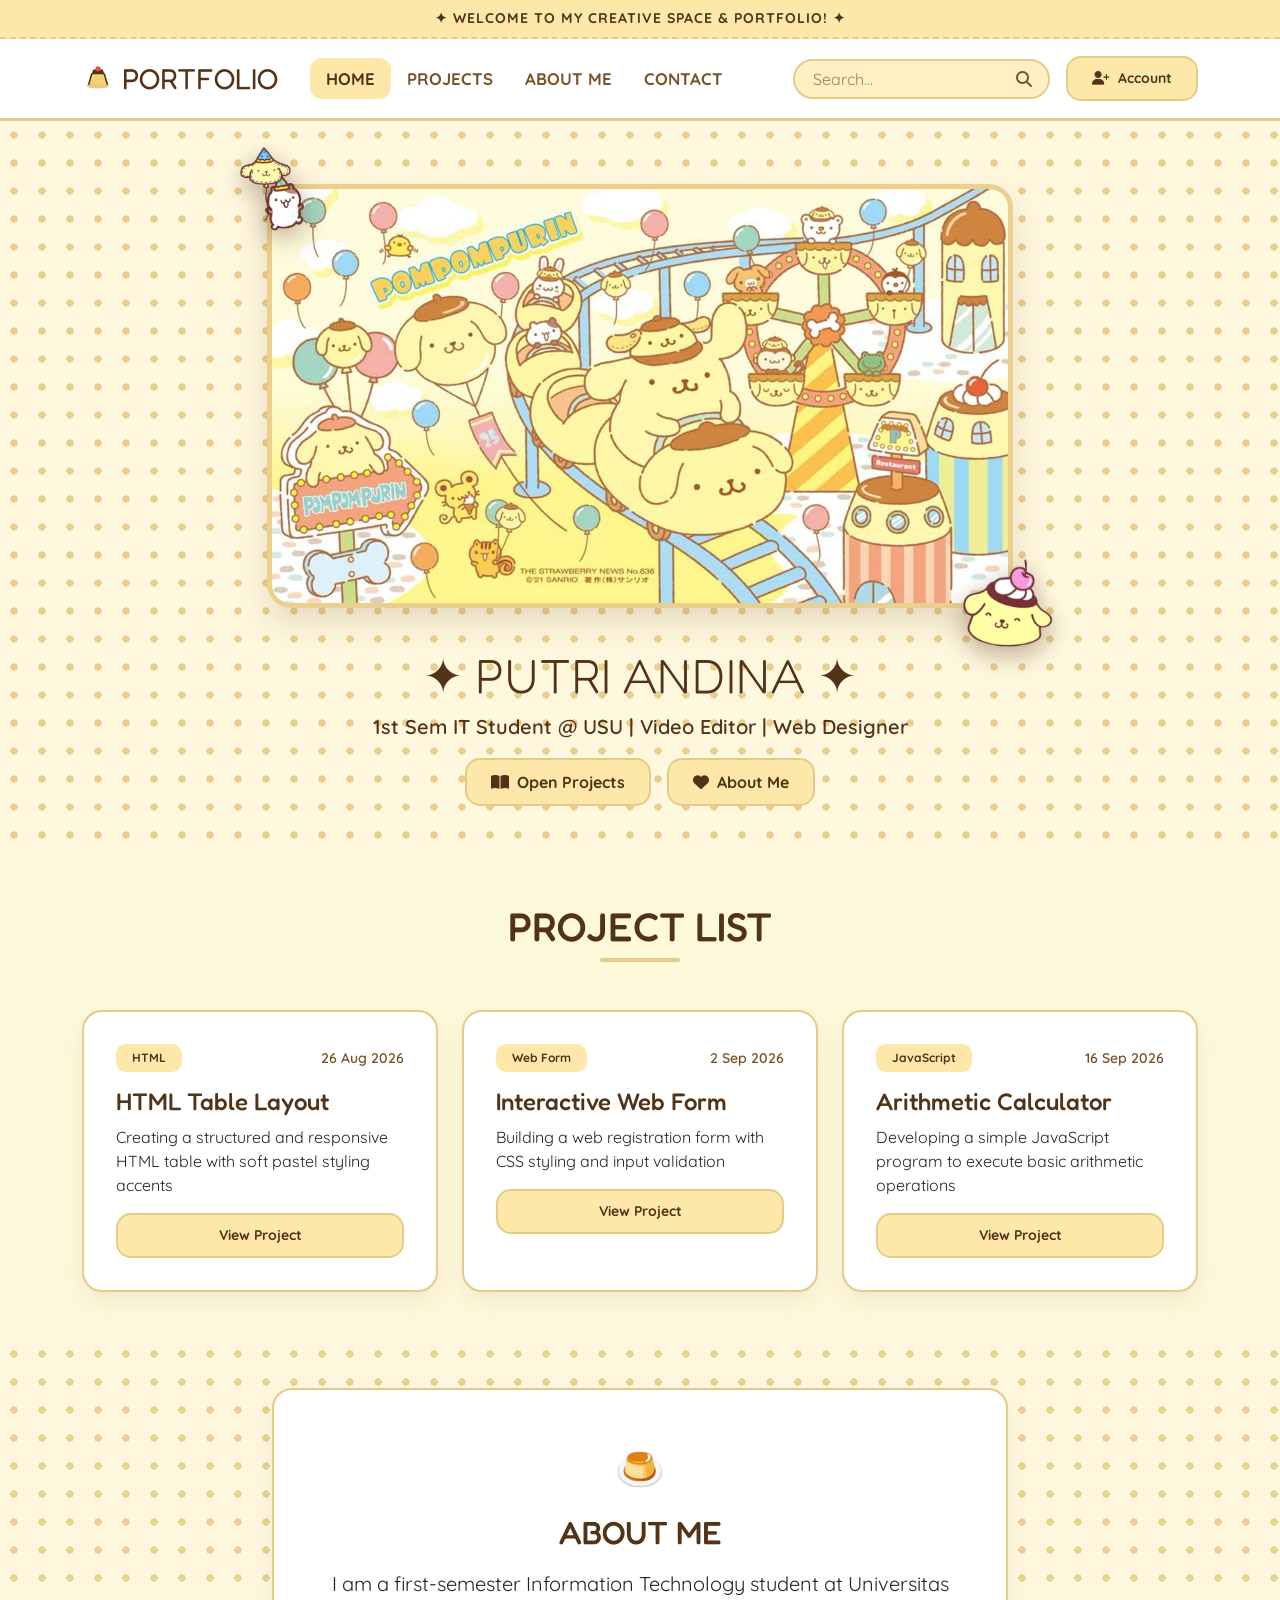
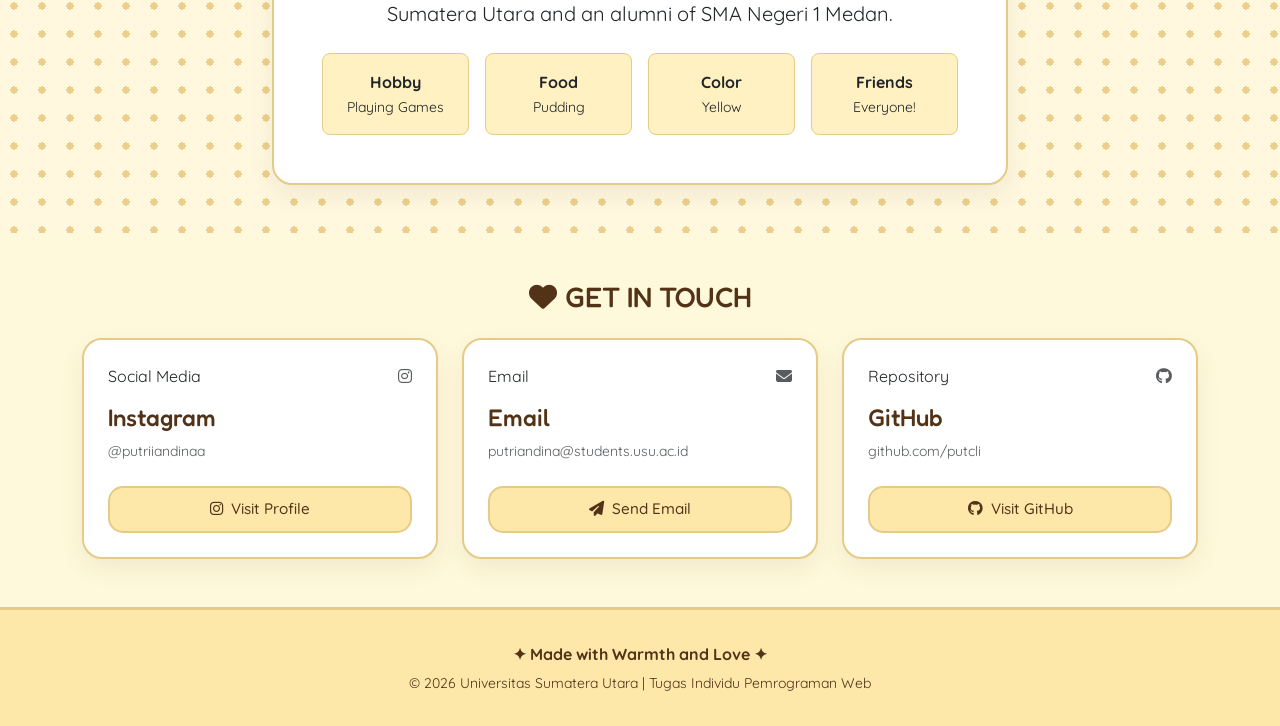
<file: index.html>
<!DOCTYPE html>
<html lang="en">
<head>
    <meta charset="UTF-8">
    <meta name="viewport" content="width=device-width, initial-scale=1.0">
    <title>Portfolio Putri Andina</title>

    <link href="https://cdn.jsdelivr.net/npm/bootstrap@5.3.2/dist/css/bootstrap.min.css" rel="stylesheet">
    <link rel="preconnect" href="https://fonts.googleapis.com">
    <link rel="preconnect" href="https://fonts.gstatic.com" crossorigin>
    <link href="https://fonts.googleapis.com/css2?family=Fredoka:wght@400;600;700&family=Quicksand:wght@500;600;700&display=swap" rel="stylesheet">
    <link rel="stylesheet" href="https://cdnjs.cloudflare.com/ajax/libs/font-awesome/6.4.0/css/all.min.css">

    <style>
        :root {
            --bg-cream-light: #fff9db;
            --bg-cream-main: #ffffff;
            --bg-pastel-yellow: #fde8a9;
            --bg-accent-gold: #f7d274;
            --text-brown-dark: #523318;
            --text-brown-soft: #7a5229;
            --border-soft-gold: #e5cb87;
            --card-shadow: 0 10px 25px rgba(82, 51, 24, 0.08);
        }

        html, body {
            overflow-x: hidden;
            width: 100%;
            font-family: 'Quicksand', sans-serif;
            background-color: var(--bg-cream-light);
            color: var(--text-brown-dark);
        }

        h1, h2, h3, h4, h5, h6, .brand-font {
            font-family: 'Fredoka', cursive;
            color: var(--text-brown-dark);
        }

        .polkadot-bg {
            background-color: #fff8df;
            background-image: radial-gradient(#ebd08d 18%, transparent 18%);
            background-size: 28px 28px;
            background-position: 0 0, 14px 14px;
        }

        .top-banner {
            background-color: var(--bg-pastel-yellow);
            color: var(--text-brown-dark);
            font-size: 0.88rem;
            font-weight: 700;
            letter-spacing: 1px;
            border-bottom: 2px dashed var(--border-soft-gold);
        }

        .navbar-custom {
            background-color: var(--bg-cream-main);
            border-bottom: 3px solid var(--border-soft-gold);
            padding: 0.8rem 1rem;
        }

        .navbar-brand {
            font-size: 1.8rem;
            color: var(--text-brown-dark) !important;
            display: flex;
            align-items: center;
            gap: 8px;
        }

        .nav-link {
            color: var(--text-brown-soft) !important;
            font-weight: 700;
            font-size: 1.05rem;
            padding: 8px 16px !important;
            border-radius: 12px;
            transition: all 0.25s ease;
        }

        .nav-link:hover, .nav-link.active {
            color: var(--text-brown-dark) !important;
            background-color: var(--bg-pastel-yellow);
        }

        .search-box-custom {
            background-color: #fff1c1 !important;
            border: 2px solid var(--border-soft-gold) !important;
            color: var(--text-brown-dark) !important;
            border-radius: 25px;
            padding-left: 18px;
            padding-right: 40px;
        }

        .search-box-custom::placeholder {
            color: #a37c54;
        }

        .search-box-custom:focus {
            background-color: #ffedb3 !important;
            box-shadow: 0 0 0 0.25rem rgba(229, 203, 135, 0.5) !important;
        }

        .search-wrapper {
            position: relative;
        }

        .search-icon-btn {
            position: absolute;
            right: 12px;
            top: 50%;
            transform: translateY(-50%);
            border: none;
            background: transparent;
            color: var(--text-brown-soft);
        }

        .hero-section {
            padding: 3rem 1rem;
            text-align: center;
        }

        .photo-center-container {
            display: flex;
            justify-content: center;
            align-items: center;
            width: 100%;
            margin: 0 auto;
            padding: 15px 0;
        }

        .photo-floating-wrapper {
            position: relative;
            display: inline-block;
            margin: 0 auto;
            max-width: 90%;
        }

        .hero-img-main {
            width: 100%;
            max-width: 850px;
            height: auto;
            border-radius: 24px;
            border: 5px solid #ebd08d;
            box-shadow: 0 15px 35px rgba(82, 51, 24, 0.15);
            background-color: var(--bg-cream-main);
            display: block;
        }

        .floating-obj {
            position: absolute;
            z-index: 12;
            pointer-events: auto; 
            width: 90px;
            height: auto;
            filter: drop-shadow(0px 8px 12px rgba(82, 51, 24, 0.2));
            transition: transform 0.3s ease;
        }

        .floating-obj:hover {
            transform: scale(1.15) !important;
        }

        .obj-top-left {
            top: -20px;
            left: -20px;
            animation: floatAnimation1 3.2s ease-in-out infinite;
        }

        .obj-bottom-right {
            bottom: -20px;
            right: -20px;
            animation: floatAnimation2 3.8s ease-in-out infinite;
        }

        @keyframes floatAnimation1 {
            0% {
                transform: translateY(0px) rotate(0deg);
            }
            50% {
                transform: translateY(-16px) rotate(-10deg);
            }
            100% {
                transform: translateY(0px) rotate(0deg);
            }
        }

        @keyframes floatAnimation2 {
            0% {
                transform: translateY(0px) rotate(0deg);
            }
            50% {
                transform: translateY(-14px) rotate(10deg);
            }
            100% {
                transform: translateY(0px) rotate(0deg);
            }
        }

        .pastel-card {
            background-color: var(--bg-cream-main) !important;
            border: 2px solid var(--border-soft-gold) !important;
            border-radius: 20px !important;
            box-shadow: var(--card-shadow);
            transition: all 0.3s ease;
        }

        .pastel-card:hover {
            transform: translateY(-5px);
            box-shadow: 0 15px 30px rgba(82, 51, 24, 0.12);
        }

        .pastel-btn {
            background-color: var(--bg-pastel-yellow);
            color: var(--text-brown-dark);
            font-weight: 700;
            border: 2px solid var(--border-soft-gold);
            border-radius: 15px;
            padding: 10px 24px;
            transition: all 0.25s ease;
        }

        .pastel-btn:hover {
            background-color: var(--bg-accent-gold);
            color: var(--text-brown-dark);
            transform: scale(1.03);
        }

        .form-control-pastel {
            background-color: #fff1c1 !important;
            border: 2px solid var(--border-soft-gold) !important;
            color: var(--text-brown-dark) !important;
            border-radius: 12px;
        }

        .form-control-pastel:focus {
            background-color: #ffedb3 !important;
            box-shadow: 0 0 0 0.25rem rgba(229, 203, 135, 0.4) !important;
        }

        .footer-custom {
            background-color: var(--bg-pastel-yellow);
            border-top: 3px solid var(--border-soft-gold);
            color: var(--text-brown-dark);
            padding: 2rem 0;
        }

        @media (max-width: 576px) {
            .floating-obj {
                width: 60px;
            }
            .obj-top-left {
                top: -15px;
                left: -15px;
            }
            .obj-bottom-right {
                bottom: -15px;
                right: -15px;
            }
            .navbar-brand {
                font-size: 1.4rem;
            }
            .hero-img-main {
                border-width: 3px;
            }
        }
    </style>
</head>
<body>

    <div class="top-banner text-center py-2 px-3">
        ✦ WELCOME TO MY CREATIVE SPACE & PORTFOLIO! ✦
    </div>

    <nav class="navbar navbar-expand-lg navbar-custom sticky-top">
        <div class="container">
            <a class="navbar-brand brand-font" href="#">
                <svg width="32" height="32" viewBox="0 0 100 100" fill="none">
                    <path d="M20 70 L30 35 C32 30, 68 30, 70 35 L80 70 Z" fill="#f7d274" stroke="#523318" stroke-width="5"/>
                    <path d="M30 35 L70 35 L65 20 L35 20 Z" fill="#523318"/>
                    <circle cx="50" cy="18" r="8" fill="#e74c3c"/>
                    <ellipse cx="50" cy="72" rx="35" ry="8" fill="#e5cb87"/>
                </svg>
                PORTFOLIO
            </a>
            
            <button class="navbar-toggler border-0" type="button" data-bs-toggle="collapse" data-bs-target="#navbarContent" style="background-color: var(--bg-pastel-yellow);">
                <span class="navbar-toggler-icon"></span>
            </button>

<div class="collapse navbar-collapse mt-2 mt-lg-0" id="navbarContent">
    <ul class="navbar-nav me-auto mb-2 mb-lg-0 ms-lg-3">
        <li class="nav-item">
            <a class="nav-link nav-link-custom active" href="#home">HOME</a>
        </li>
        <li class="nav-item">
            <a class="nav-link nav-link-custom" href="#projects">PROJECTS</a>
        </li>
        <li class="nav-item">
            <a class="nav-link nav-link-custom" href="#aboutme">ABOUT ME</a> 
        </li>
        <li class="nav-item">
            <a class="nav-link nav-link-custom" href="#contact">CONTACT</a>
        </li>
    </ul>
</div> 

                <div class="search-wrapper d-flex align-items-center me-3 my-2 my-lg-0">
                    <input type="text" class="form-control search-box-custom" placeholder="Search..." aria-label="Search">
                    <button class="search-icon-btn" type="button">
                        <i class="fas fa-search"></i>
                    </button>
                </div>

                <div class="d-flex gap-2">
                    <button class="btn btn-sm pastel-btn"><i class="fas fa-user-plus me-1"></i> Account</button>
                </div>
            </div>
        </div>
    </nav>

    <section id="home" class="polkadot-bg hero-section">
        <div class="container">

            <div class="photo-center-container">
                <div class="photo-floating-wrapper">

                    <div class="floating-obj obj-top-left">
                       <img src="gambar/muffin.png" class="floating-obj obj-top-left" alt="Objek Kiri">
                        </svg>
                    </div>

                    <img src="gambar/Korilakkuma.jpeg" onerror="this.src='https://placehold.co/600x400/fde8a9/523318?text=Pompompurin+Amusement+Park'" class="hero-img-main" alt="Pompompurin Playground">

                    <div class="floating-obj obj-bottom-right">
                        <svg viewBox="0 0 100 100" width="100%" height="100%">
                            <img src="gambar/puding.png" class="floating-obj obj-bottom-right" alt="Objek Kanan">
                        </svg>
                    </div>

                </div>
            </div>

            <div class="mt-4">
                <h1 class="brand-font display-5 mb-2">✦ PUTRI ANDINA ✦</h1>
                <p class="lead mx-auto text-brown-soft" style="max-width: 650px; font-weight: 600;">
                   1st Sem IT Student @ USU | Video Editor | Web Designer
                </p>
                <div class="d-flex justify-content-center gap-3 mt-3">
                    <a href="#projects" class="btn pastel-btn"><i class="fas fa-book-open me-2"></i>Open Projects</a>
                    <a href="#aboutme" class="btn pastel-btn"><i class="fas fa-heart me-2"></i>About Me</a>
                </div>
            </div>

        </div>
    </section>

    <section id="projects" class="py-5" style="background-color: var(--bg-cream-light);">
        <div class="container">
            <div class="text-center mb-5">
                <h2 class="brand-font fs-1">PROJECT LIST</h2>
                <div class="mx-auto" style="width: 80px; height: 4px; background-color: var(--border-soft-gold); border-radius: 2px;"></div>
            </div>

            <div class="row g-4">
                <div class="col-md-4">
                    <div class="card pastel-card h-100 p-3">
                        <div class="card-body">
                            <div class="d-flex justify-content-between align-items-center mb-3">
                                <span class="badge px-3 py-2" style="background-color: var(--bg-pastel-yellow); color: var(--text-brown-dark); border-radius: 10px; font-weight: 700;">HTML</span>
                                <small style="color: var(--text-brown-soft); font-weight: 600;">26 Aug 2026</small>
                            </div>
                            <h4 class="card-title brand-font">HTML Table Layout</h4>
                            <p class="card-text text-brown-soft">Creating a structured and responsive HTML table with soft pastel styling accents</p>
                            <a href="tugas1.html" target="_blank" class="btn btn-sm pastel-btn w-100 mt-2 text-decoration-none d-block text-center">View Project</a>
                        </div>
                    </div>
                </div>

                <div class="col-md-4">
                    <div class="card pastel-card h-100 p-3">
                        <div class="card-body">
                            <div class="d-flex justify-content-between align-items-center mb-3">
                                <span class="badge px-3 py-2" style="background-color: var(--bg-pastel-yellow); color: var(--text-brown-dark); border-radius: 10px; font-weight: 700;">Web Form</span>
                                <small style="color: var(--text-brown-soft); font-weight: 600;">2 Sep 2026</small>
                            </div>
                            <h4 class="card-title brand-font">Interactive Web Form</h4>
                            <p class="card-text text-brown-soft">Building a web registration form with CSS styling and input validation</p>
                            <a href="tugas2.html" target="_blank" class="btn btn-sm pastel-btn w-100 mt-2 text-decoration-none d-block text-center">View Project</a>
                        </div>
                    </div>
                </div>

                <!-- Card 3 -->
                <div class="col-md-4">
                    <div class="card pastel-card h-100 p-3">
                        <div class="card-body">
                            <div class="d-flex justify-content-between align-items-center mb-3">
                                <span class="badge px-3 py-2" style="background-color: var(--bg-pastel-yellow); color: var(--text-brown-dark); border-radius: 10px; font-weight: 700;">JavaScript</span>
                                <small style="color: var(--text-brown-soft); font-weight: 600;">16 Sep 2026</small>
                            </div>
                            <h4 class="card-title brand-font">Arithmetic Calculator</h4>
                            <p class="card-text text-brown-soft">Developing a simple JavaScript program to execute basic arithmetic operations</p>
                            <a href="tugas3.html" target="_blank" class="btn btn-sm pastel-btn w-100 mt-2 text-decoration-none d-block text-center">View Project</a>
                        </div>
                    </div>
                </div>
            </div>
        </div>
    </section>

    <section id="aboutme" class="py-5 polkadot-bg">
        <div class="container">
            <div class="row justify-content-center">
                <div class="col-lg-8">
                    <div class="card pastel-card p-4 p-md-5 text-center">
                        <div class="mb-3">
                            <span class="fs-1">🍮</span>
                        </div>
                        <h2 class="brand-font mb-3">ABOUT ME</h2>
                        <p class="fs-5 text-brown-soft mb-4">
                           I am a first-semester Information Technology student at Universitas Sumatera Utara and an alumni of SMA Negeri 1 Medan.
                        </p>
                        <div class="row g-3 text-start">
                            <div class="col-6 col-md-3">
                                <div class="p-3 rounded-3 text-center" style="background-color: #fff1c1; border: 1px solid var(--border-soft-gold);">
                                    <div class="fw-bold">Hobby</div>
                                    <small>Playing Games</small>
                                </div>
                            </div>
                            <div class="col-6 col-md-3">
                                <div class="p-3 rounded-3 text-center" style="background-color: #fff1c1; border: 1px solid var(--border-soft-gold);">
                                    <div class="fw-bold">Food</div>
                                    <small>Pudding</small>
                                </div>
                            </div>
                            <div class="col-6 col-md-3">
                                <div class="p-3 rounded-3 text-center" style="background-color: #fff1c1; border: 1px solid var(--border-soft-gold);">
                                    <div class="fw-bold">Color</div>
                                    <small>Yellow</small>
                                </div>
                            </div>
                            <div class="col-6 col-md-3">
                                <div class="p-3 rounded-3 text-center" style="background-color: #fff1c1; border: 1px solid var(--border-soft-gold);">
                                    <div class="fw-bold">Friends</div>
                                    <small>Everyone!</small>
                                </div>
                            </div>
                        </div>
                    </div>
                </div>
            </div>
        </div>
    </section>

   <section id="contact" class="py-5" style="background-color: var(--bg-cream-light);">
    <div class="container">
        <h3 class="brand-font text-center mb-4"><i class="fas fa-heart me-2"></i>GET IN TOUCH</h3>
        
        <div class="row g-4 justify-content-center">

            <div class="col-md-4 col-sm-6">
                <div class="card pastel-card p-4 h-100 d-flex flex-column justify-content-between">
                    <div>
                        <div class="d-flex justify-content-between align-items-center mb-3">
                            <span class="badge-pastel">Social Media</span>
                            <i class="fab fa-instagram text-muted"></i>
                        </div>
                        <h4 class="brand-font mb-2">Instagram</h4>
                        <p class="text-muted small mb-4">@putriiandinaa</p>
                    </div>
                    <a href="https://instagram.com/putriiandinaa" target="_blank" class="btn pastel-btn w-100" style="font-weight: 500; font-size: 0.95rem; padding: 10px 16px;">
                        <i class="fab fa-instagram me-1"></i> Visit Profile
                    </a>
                </div>
            </div>

            <div class="col-md-4 col-sm-6">
                <div class="card pastel-card p-4 h-100 d-flex flex-column justify-content-between">
                    <div>
                        <div class="d-flex justify-content-between align-items-center mb-3">
                            <span class="badge-pastel">Email</span>
                            <i class="fas fa-envelope text-muted"></i>
                        </div>
                        <h4 class="brand-font mb-2">Email</h4>
                        <p class="text-muted small mb-4">putriandina@students.usu.ac.id</p>
                    </div>
                    <a href="mailto:putriandina@students.usu.ac.id" class="btn pastel-btn w-100" style="font-weight: 500; font-size: 0.95rem; padding: 10px 16px;">
                        <i class="fas fa-paper-plane me-1"></i> Send Email
                    </a>
                </div>
            </div>

            <div class="col-md-4 col-sm-6">
                <div class="card pastel-card p-4 h-100 d-flex flex-column justify-content-between">
                    <div>
                        <div class="d-flex justify-content-between align-items-center mb-3">
                            <span class="badge-pastel">Repository</span>
                            <i class="fab fa-github text-muted"></i>
                        </div>
                        <h4 class="brand-font mb-2">GitHub</h4>
                        <p class="text-muted small mb-4">github.com/putcli</p>
                    </div>
                    <a href="https://github.com/putcli" target="_blank" class="btn pastel-btn w-100" style="font-weight: 500; font-size: 0.95rem; padding: 10px 16px;">
                        <i class="fab fa-github me-1"></i> Visit GitHub
                    </a>
                </div>
            </div>

        </div>
    </div>
</section>
    
    <footer class="footer-custom text-center">
        <div class="container">
            <p class="mb-1 fw-bold">✦ Made with Warmth and Love ✦</p>
            <small>&copy; 2026 Universitas Sumatera Utara | Tugas Individu Pemrograman Web</small>
        </div>
    </footer>

    <script src="https://cdn.jsdelivr.net/npm/bootstrap@5.3.2/dist/js/bootstrap.bundle.min.js"></script>

    
</body>
</html>

    <script>
        document.querySelectorAll('.nav-link').forEach(link => {
            link.addEventListener('click', function (e) {
                const navbarCollapse = document.getElementById('navbarContent');
                if (navbarCollapse.classList.contains('show')) {
                    const bsCollapse = new bootstrap.Collapse(navbarCollapse);
                    bsCollapse.hide();
                }
            });
        });
</file>
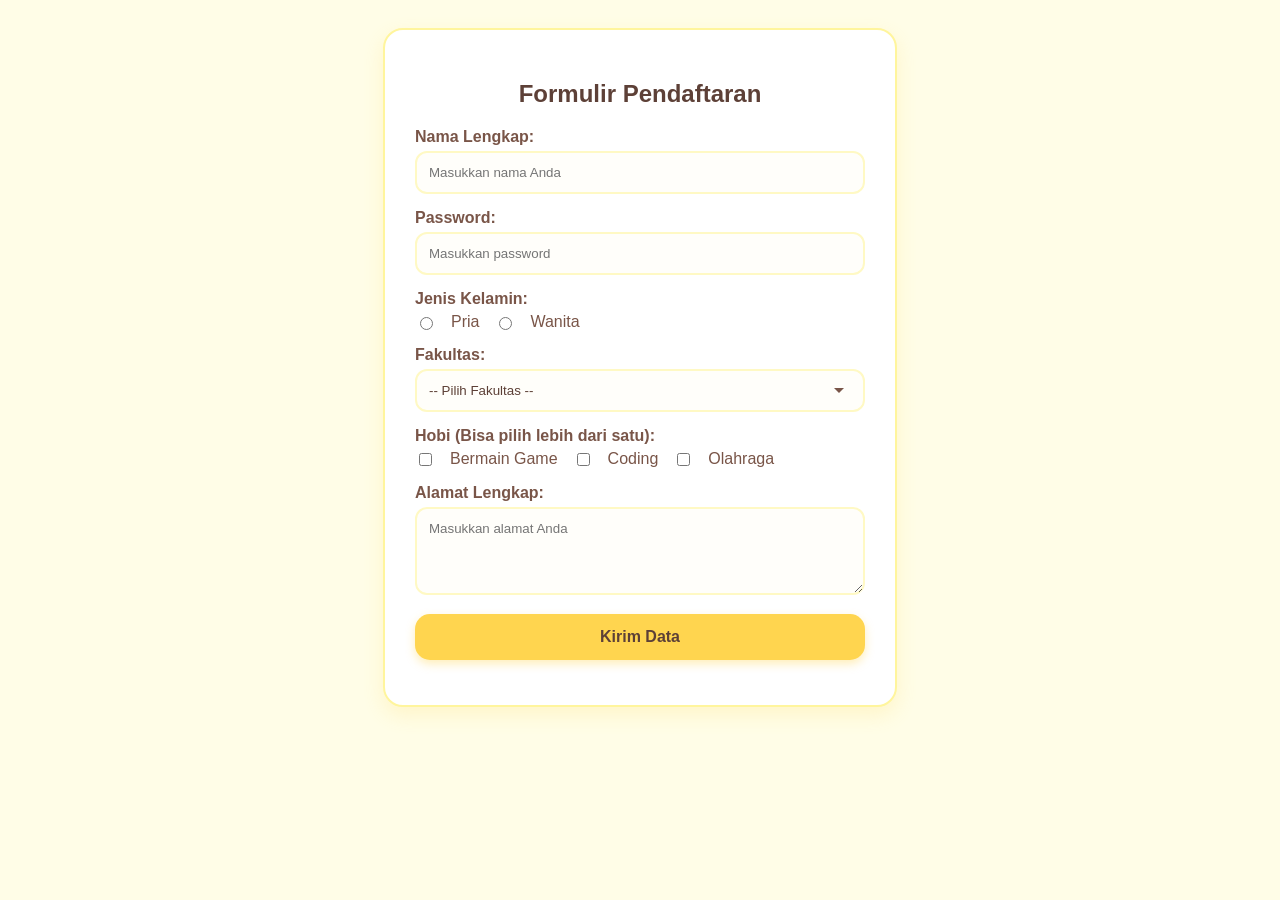
<file: tugas2.html>
<!DOCTYPE html>
<html lang="id">
<head>
    <meta charset="UTF-8">
    <meta name="viewport" content="width=device-width, initial-scale=1.0">
    <title>Tugas Individu - Form</title>
    <link rel="stylesheet" href="form.css">
</head>
<body>

    <div class="container">
        <h2>Formulir Pendaftaran</h2>
        
        <form action="#" method="POST">
            <div class="form-group">
                <label for="nama">Nama Lengkap:</label>
                <input type="text" id="nama" name="nama" placeholder="Masukkan nama Anda" required>
            </div>

            <div class="form-group">
                <label for="password">Password:</label>
                <input type="password" id="password" name="password" placeholder="Masukkan password" required>
            </div>

            <div class="form-group">
                <label>Jenis Kelamin:</label>
                <div class="radio-group">
                    <input type="radio" id="pria" name="gender" value="Pria">
                    <label for="pria">Pria</label>
                    <input type="radio" id="wanita" name="gender" value="Wanita">
                    <label for="wanita">Wanita</label>
                </div>
            </div>

            <div class="form-group">
                <label for="fakultas">Fakultas:</label>
                <select id="fakultas" name="fakultas">
                    <option value="">-- Pilih Fakultas --</option>
                    <option value="ti">Teknologi Informasi</option>
                    <option value="ilkom">Ilmu Komputer</option>
                </select>
            </div>

            <div class="form-group">
                <label>Hobi (Bisa pilih lebih dari satu):</label>
                <div class="checkbox-group">
                    <input type="checkbox" id="bermain game" name="hobi" value="Bermain Game">
                    <label for="bermain game">Bermain Game</label>
                    <input type="checkbox" id="coding" name="hobi" value="Coding">
                    <label for="coding">Coding</label>
                    <input type="checkbox" id="olahraga" name="hobi" value="Olahraga">
                    <label for="olahraga">Olahraga</label>
                </div>
            </div>

            <div class="form-group">
                <label for="alamat">Alamat Lengkap:</label>
                <textarea id="alamat" name="alamat" rows="4" placeholder="Masukkan alamat Anda"></textarea>
            </div>

            <div class="form-group">
                <input type="submit" value="Kirim Data">
            </div>
        </form>
    </div>

</body>
</html>
</file>
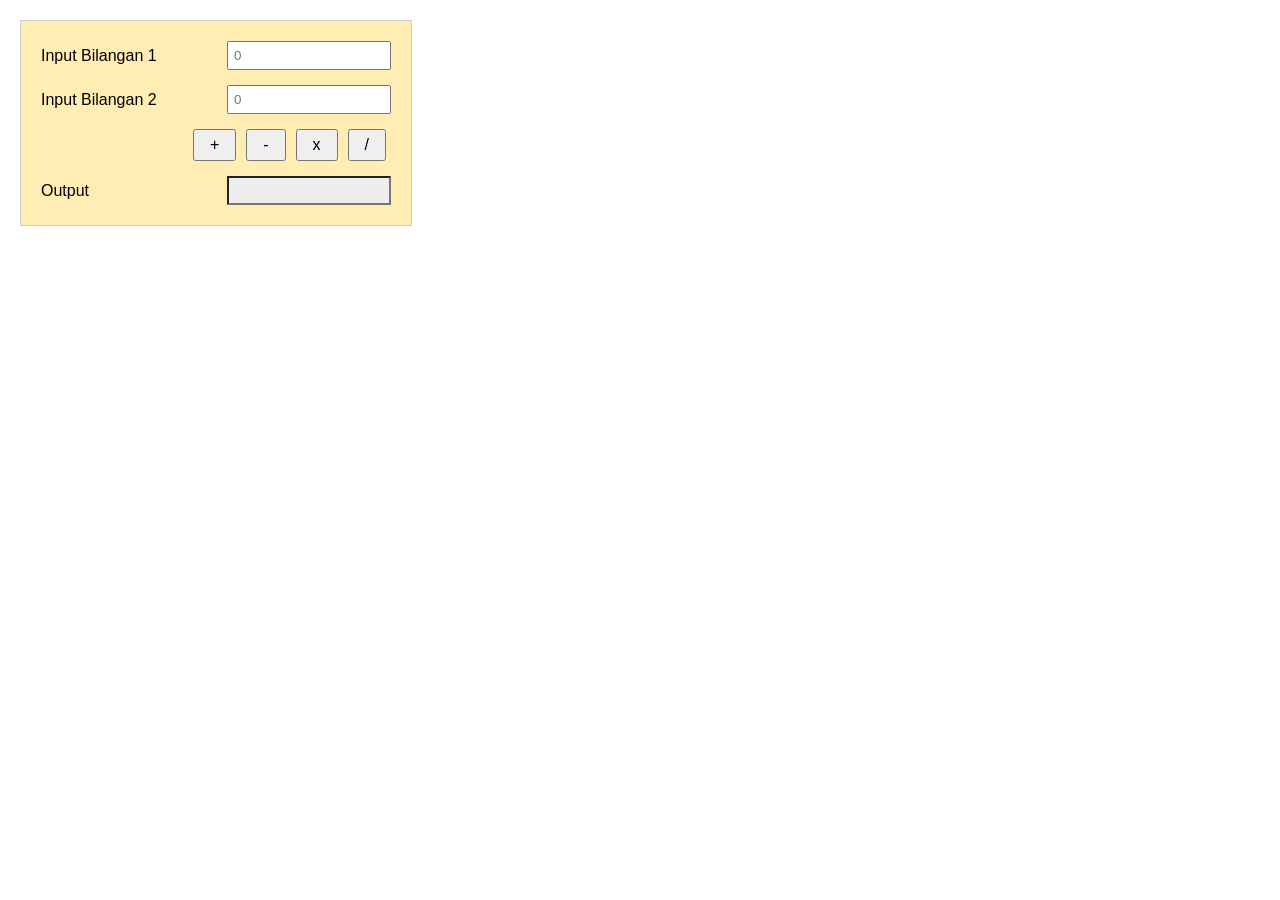
<file: tugas3.html>
<!DOCTYPE html>
<html lang="id">
<head>
    <meta charset="UTF-8">
    <meta name="viewport" content="width=device-width, initial-scale=1.0">
    <title>Tugas Individu - Aritmatika</title>
    <style>
        body {
            font-family: Quicksand, Segoe UI, Tahoma, Geneva, Verdana, sans-serif;
            margin: 20px;
        }
        .container {
            width: 350px;
            padding: 20px;
            border: 1px solid #ccc;
            background-color: #ffedb3; 
        }
        .input-group {
            display: flex;
            justify-content: space-between;
            margin-bottom: 15px;
            align-items: center;
        }
        .input-group input {
            width: 150px;
            padding: 5px;
        }
        .button-group {
            display: flex;
            justify-content: flex-end;
            gap: 10px;
            margin-bottom: 15px;
            padding-right: 5px;
        }
        button {
            padding: 5px 15px;
            font-size: 16px;
            cursor: pointer;
        }
        .output-group {
            display: flex;
            justify-content: space-between;
            align-items: center;
        }
        .output-group input {
            width: 150px;
            padding: 5px;
            background-color: #eee;
        }
    </style>
</head>
<body>

<div class="container">
    <div class="input-group">
        <label for="bil1">Input Bilangan 1</label>
        <input type="number" id="bil1" placeholder="0">
    </div>
    
    <div class="input-group">
        <label for="bil2">Input Bilangan 2</label>
        <input type="number" id="bil2" placeholder="0">
    </div>

    <div class="button-group">
        <button onclick="hitung('+')">+</button>
        <button onclick="hitung('-')">-</button>
        <button onclick="hitung('*')">x</button>
        <button onclick="hitung('/')">/</button>
    </div>

    <div class="output-group">
        <label for="hasil">Output</label>
        <input type="text" id="hasil" readonly>
    </div>
</div>

<script>
    function hitung(operator) {
        // 1. Ambil elemen input berdasarkan ID
        let inputBil1 = document.getElementById('bil1').value;
        let inputBil2 = document.getElementById('bil2').value;

        // 2. Ubah nilai yang awalnya teks (string) menjadi angka desimal (float)
        let angka1 = parseFloat(inputBil1);
        let angka2 = parseFloat(inputBil2);
        let hasil = 0;

        // Validasi: Cek apakah inputan kosong atau bukan angka
        if (isNaN(angka1) || isNaN(angka2)) {
            alert("Harap masukkan kedua bilangan terlebih dahulu!");
            return; // Hentikan eksekusi kode di sini
        }

        // 3. Lakukan perhitungan berdasarkan parameter 'operator'
        if (operator === '+') {
            hasil = angka1 + angka2;
        } else if (operator === '-') {
            hasil = angka1 - angka2;
        } else if (operator === '*') {
            hasil = angka1 * angka2;
        } else if (operator === '/') {
            // Pencegahan error jika dibagi dengan nol
            if (angka2 === 0) {
                alert("Bilangan tidak bisa dibagi dengan nol!");
                return;
            }
            hasil = angka1 / angka2;
        }

        document.getElementById('hasil').value = hasil;
    }
</script>

</body>
</html>
</file>
<file: form.css>
/* Mengatur font dasar dan background halaman */
body {
    /* Menggunakan font yang membulat agar lebih imut */
    font-family: 'Quicksand', 'Segoe UI', Tahoma, sans-serif;
    background-color: #FFFDE7; /* Kuning pastel sangat muda / warna krem */
    display: flex;
    justify-content: center;
    padding: 20px;
    color: #5D4037; /* Warna teks cokelat karamel lembut */
}

/* Mempercantik kotak form (Container) */
.container {
    background-color: #FFFFFF;
    padding: 30px;
    border-radius: 20px; /* Sudut lebih membulat biar terkesan cute */
    box-shadow: 0px 8px 20px rgba(255, 213, 79, 0.2); /* Bayangan kekuningan yang tipis */
    width: 100%;
    max-width: 450px;
    border: 2px solid #FFF59D; /* Garis pinggir kuning pastel */
}

h2 {
    text-align: center;
    color: #5D4037; /* Kuning yang sedikit lebih gelap untuk judul agar terbaca */
    margin-bottom: 20px;
    font-weight: 700;
}

/* Memberi jarak antar elemen form */
.form-group {
    margin-bottom: 15px;
}

label {
    display: block;
    font-weight: bold;
    margin-bottom: 5px;
    color: #795548;
}

/* Modifikasi elemen input */
input[type="text"],
input[type="password"],
select,
textarea {
    width: 100%;
    padding: 12px;
    border: 2px solid #FFF9C4;
    border-radius: 12px; /* Sudut membulat di kotak isian */
    box-sizing: border-box; 
    font-family: inherit;
    background-color: #FFFEFA;
    color: #5D4037;
    transition: all 0.3s ease; /* Animasi halus saat diklik */
}

/* Modifikasi fokus saat kotak isian diklik */
input[type="text"]:focus,
input[type="password"]:focus,
select:focus,
textarea:focus {
    border-color: #FDD835; /* Garis jadi lebih kuning saat diklik */
    outline: none;
    box-shadow: 0 0 8px rgba(253, 216, 53, 0.3);
    background-color: #FFFFFF;
}

/* Menata radio dan checkbox agar sebaris */
.radio-group, .checkbox-group {
    display: flex;
    gap: 15px;
    align-items: center;
}

.radio-group label, .checkbox-group label {
    font-weight: normal;
    margin-bottom: 0;
}

/* Modifikasi tombol Submit yang imut */
input[type="submit"] {
    width: 100%;
    background-color: #FFD54F; /* Tombol kuning pastel utama */
    color: #5D4037;
    padding: 14px;
    border: none;
    border-radius: 15px; /* Tombol sangat membulat */
    font-size: 16px;
    font-weight: bold;
    cursor: pointer;
    transition: transform 0.2s ease, background-color 0.3s ease;
    box-shadow: 0px 4px 10px rgba(255, 213, 79, 0.4);
}

/* Efek saat mouse diarahkan ke tombol */
input[type="submit"]:hover {
    background-color: #FFCA28;
    transform: translateY(-3px); /* Efek tombol sedikit melompat naik */
    box-shadow: 0px 6px 12px rgba(255, 213, 79, 0.6);
}

/* Modifikasi khusus untuk elemen select (dropdown) */
select {
    width: 100%;
    padding: 12px;
    border: 2px solid #FFF9C4;
    border-radius: 12px;
    box-sizing: border-box; 
    font-family: inherit;
    background-color: #FFFEFA;
    color: #5D4037;
    transition: all 0.3s ease;
    
    /* Perbaikan agar lebih natural */
    cursor: pointer; 
    -webkit-appearance: none;
    -moz-appearance: none;
    appearance: none; /* Menghilangkan ikon panah bawaan browser */
    
    /* Menambahkan panah kustom warna cokelat yang senada dengan teks */
    background-image: url('data:image/svg+xml;utf8,<svg fill="%23795548" height="24" viewBox="0 0 24 24" width="24" xmlns="http://www.w3.org/2000/svg"><path d="M7 10l5 5 5-5z"/></svg>');
    background-repeat: no-repeat;
    background-position: right 12px center;
}
</file>
